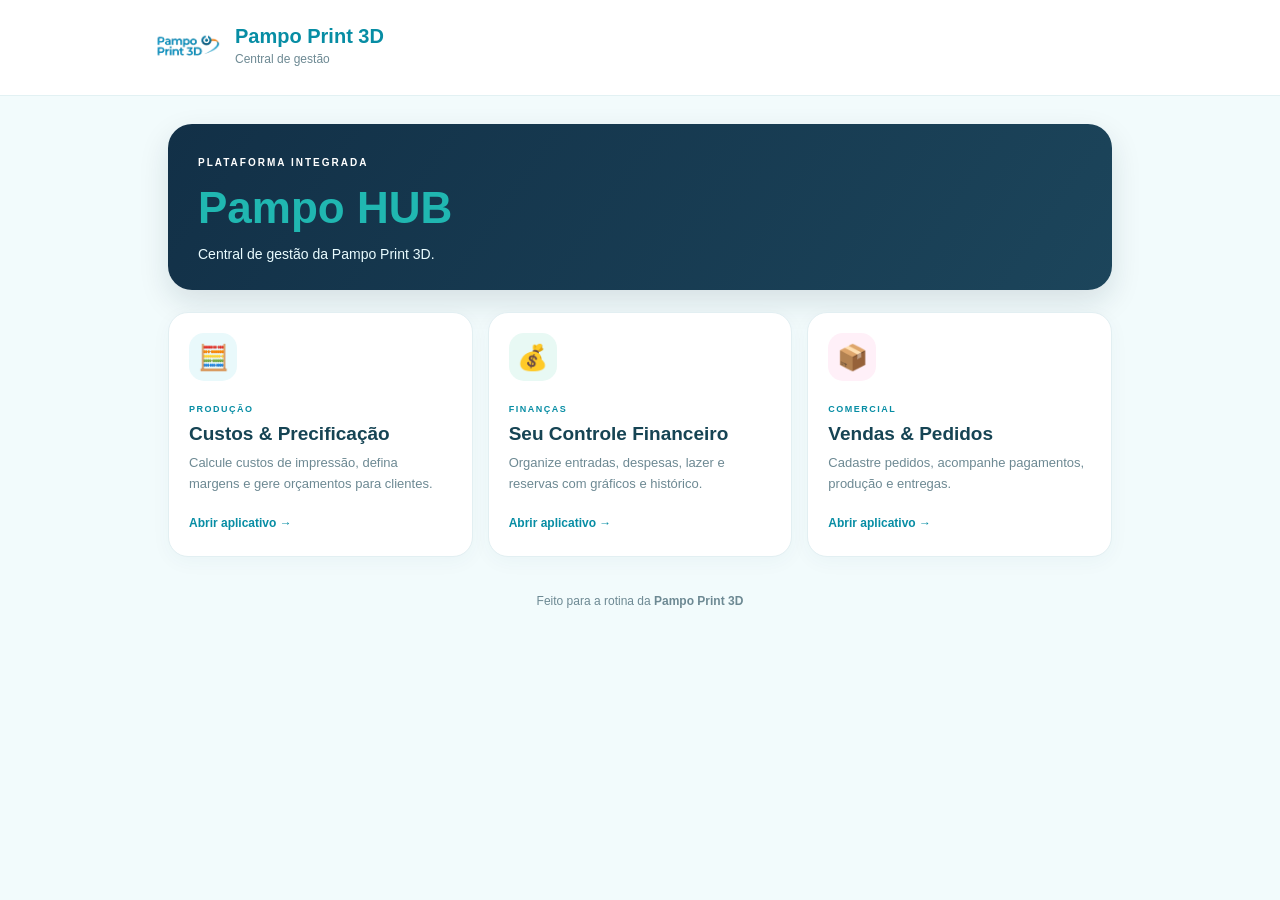
<file: index.html>
<!doctype html><html lang="pt-BR"><head><meta charset="utf-8"><meta name="viewport" content="width=device-width,initial-scale=1,viewport-fit=cover"><meta name="theme-color" content="#087f96"><meta name="description" content="Plataforma integrada Pampo Print 3D"><title>Pampo Print 3D | Central</title><link rel="manifest" href="manifest.webmanifest"><link rel="apple-touch-icon" href="precificacao/icon-192.png"><link rel="icon" type="image/png" sizes="192x192" href="precificacao/icon-192.png"><link rel="stylesheet" href="portal.css"><link rel="icon" href="precificacao/icon.svg"></head><body>
<header class="top"><img src="precificacao/pampo-logo.png" alt="Pampo Print 3D"><div><h1>Pampo Print 3D</h1><p>Central de gestão</p></div></header>
<main><section class="welcome"><span class="eyebrow">PLATAFORMA INTEGRADA</span><h2><em>Pampo HUB</em></h2><p>Central de gestão da Pampo Print 3D.</p></section>
<section class="apps"><a class="app-card pricing" href="precificacao/index.html"><span class="app-icon">🧮</span><span class="app-tag">PRODUÇÃO</span><h3>Custos & Precificação</h3><p>Calcule custos de impressão, defina margens e gere orçamentos para clientes.</p><span class="open">Abrir aplicativo →</span></a>
<a class="app-card finance" href="financeiro/index.html"><span class="app-icon">💰</span><span class="app-tag">FINANÇAS</span><h3>Seu Controle Financeiro</h3><p>Organize entradas, despesas, lazer e reservas com gráficos e histórico.</p><span class="open">Abrir aplicativo →</span></a>
<a class="app-card orders" href="pedidos.html"><span class="app-icon">📦</span><span class="app-tag">COMERCIAL</span><h3>Vendas & Pedidos</h3><p>Cadastre pedidos, acompanhe pagamentos, produção e entregas.</p><span class="open">Abrir aplicativo →</span></a></section>
<footer>Feito para a rotina da <b>Pampo Print 3D</b></footer></main><script>if("serviceWorker" in navigator)navigator.serviceWorker.register("./sw.js").catch(()=>{});</script></body></html>
</file>
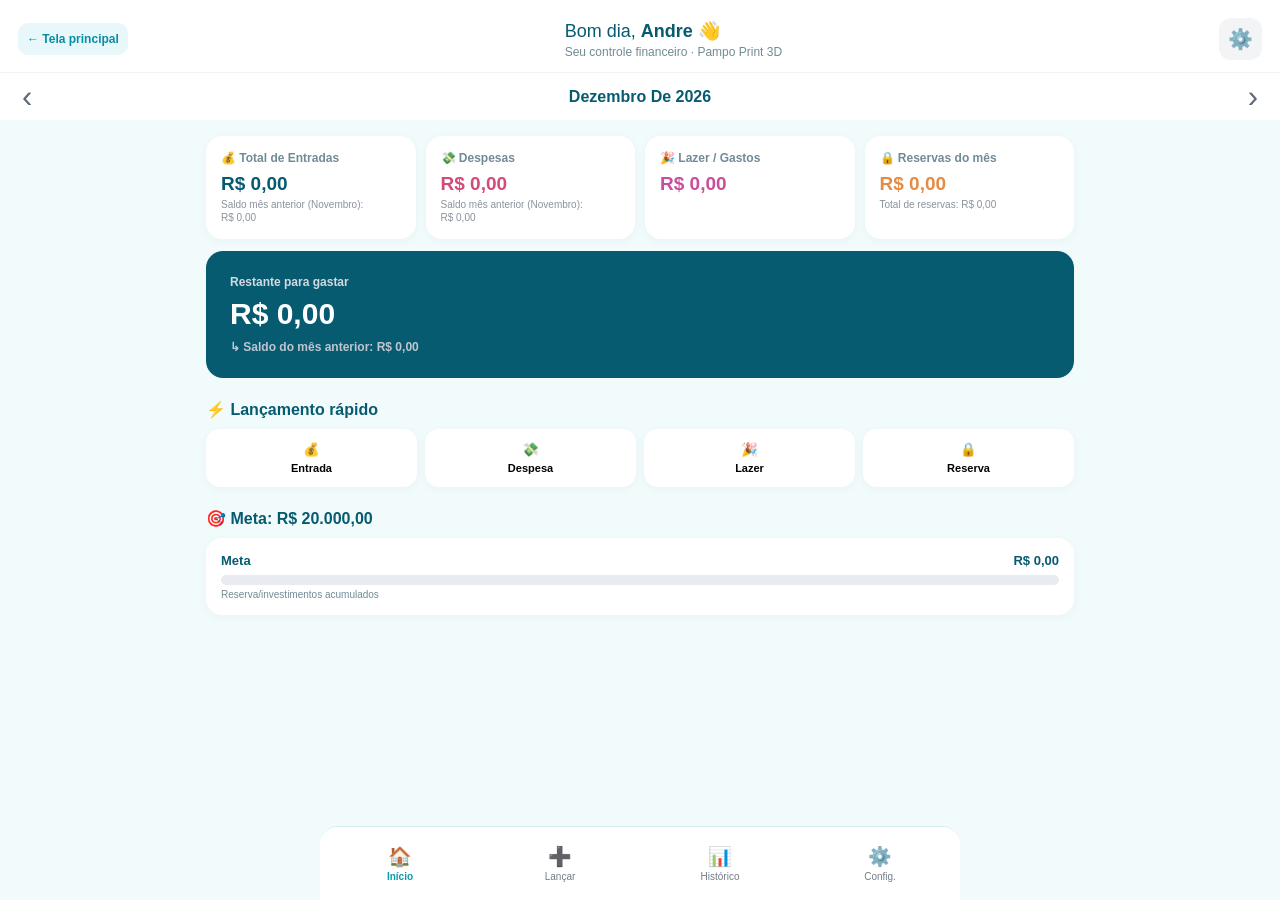
<file: financeiro/index.html>
<!doctype html>
<html lang="pt-BR">
<head>
  <meta charset="utf-8">
  <meta name="viewport" content="width=device-width,initial-scale=1,viewport-fit=cover">
  <meta name="theme-color" content="#078da4">
  <meta name="description" content="Pampo Controle Financeiro pessoal">
  <link rel="manifest" href="manifest.json">
  <link rel="apple-touch-icon" href="icon.svg">
  <link rel="stylesheet" href="style.css">
  <title>Pampo Controle Financeiro</title>
</head>
<body>
<div id="app">
  <header class="topbar"><a href="../index.html" style="text-decoration:none;background:#e8f8fa;color:#078da4;border-radius:10px;padding:9px;font-size:12px;font-weight:900;white-space:nowrap">← Tela principal</a>
    <div>
      <div class="hello">Bom dia, <b id="helloName">Andre</b> 👋</div>
      <div class="muted">Seu controle financeiro · Pampo Print 3D</div>
    </div>
    <button class="iconbtn" data-view="config">⚙️</button>
  </header>

  <div class="monthbar">
    <button class="month-arrow" id="prevMonth">‹</button>
    <strong id="monthTitle"></strong>
    <button class="month-arrow" id="nextMonth">›</button>
  </div>

  <main id="content"></main>

  <nav class="bottomnav">
    <button data-view="home" class="active">🏠<span>Início</span></button>
    <button data-view="launch">➕<span>Lançar</span></button>
    <button data-view="history">📊<span>Histórico</span></button>
    <button data-view="config">⚙️<span>Config.</span></button>
  </nav>
</div>

<div id="modal" class="modal hidden">
  <div class="sheet">
    <div class="sheet-head"><h2 id="modalTitle">Novo lançamento</h2><button id="closeModal">×</button></div>
    <form id="entryForm">
      <input type="hidden" id="entryType">
      <label>Data<input id="fDate" type="date" required></label>
      <label>Descrição<input id="fDesc" placeholder="Ex.: Mercado" required></label>
      <label id="categoryWrap">Categoria<select id="fCategory"></select></label>
      <label id="reserveWrap" class="hidden">Tipo de reserva (use “Resgate” para retirar valor reservado)<select id="fReserve"></select></label>
      <label>Valor<input id="fAmount" inputmode="decimal" placeholder="R$ 0,00" required></label>
      <button class="primary" type="submit">Salvar lançamento</button>
    </form>
  </div>
</div>

<script src="app.js"></script>
</body>
</html>
</file>
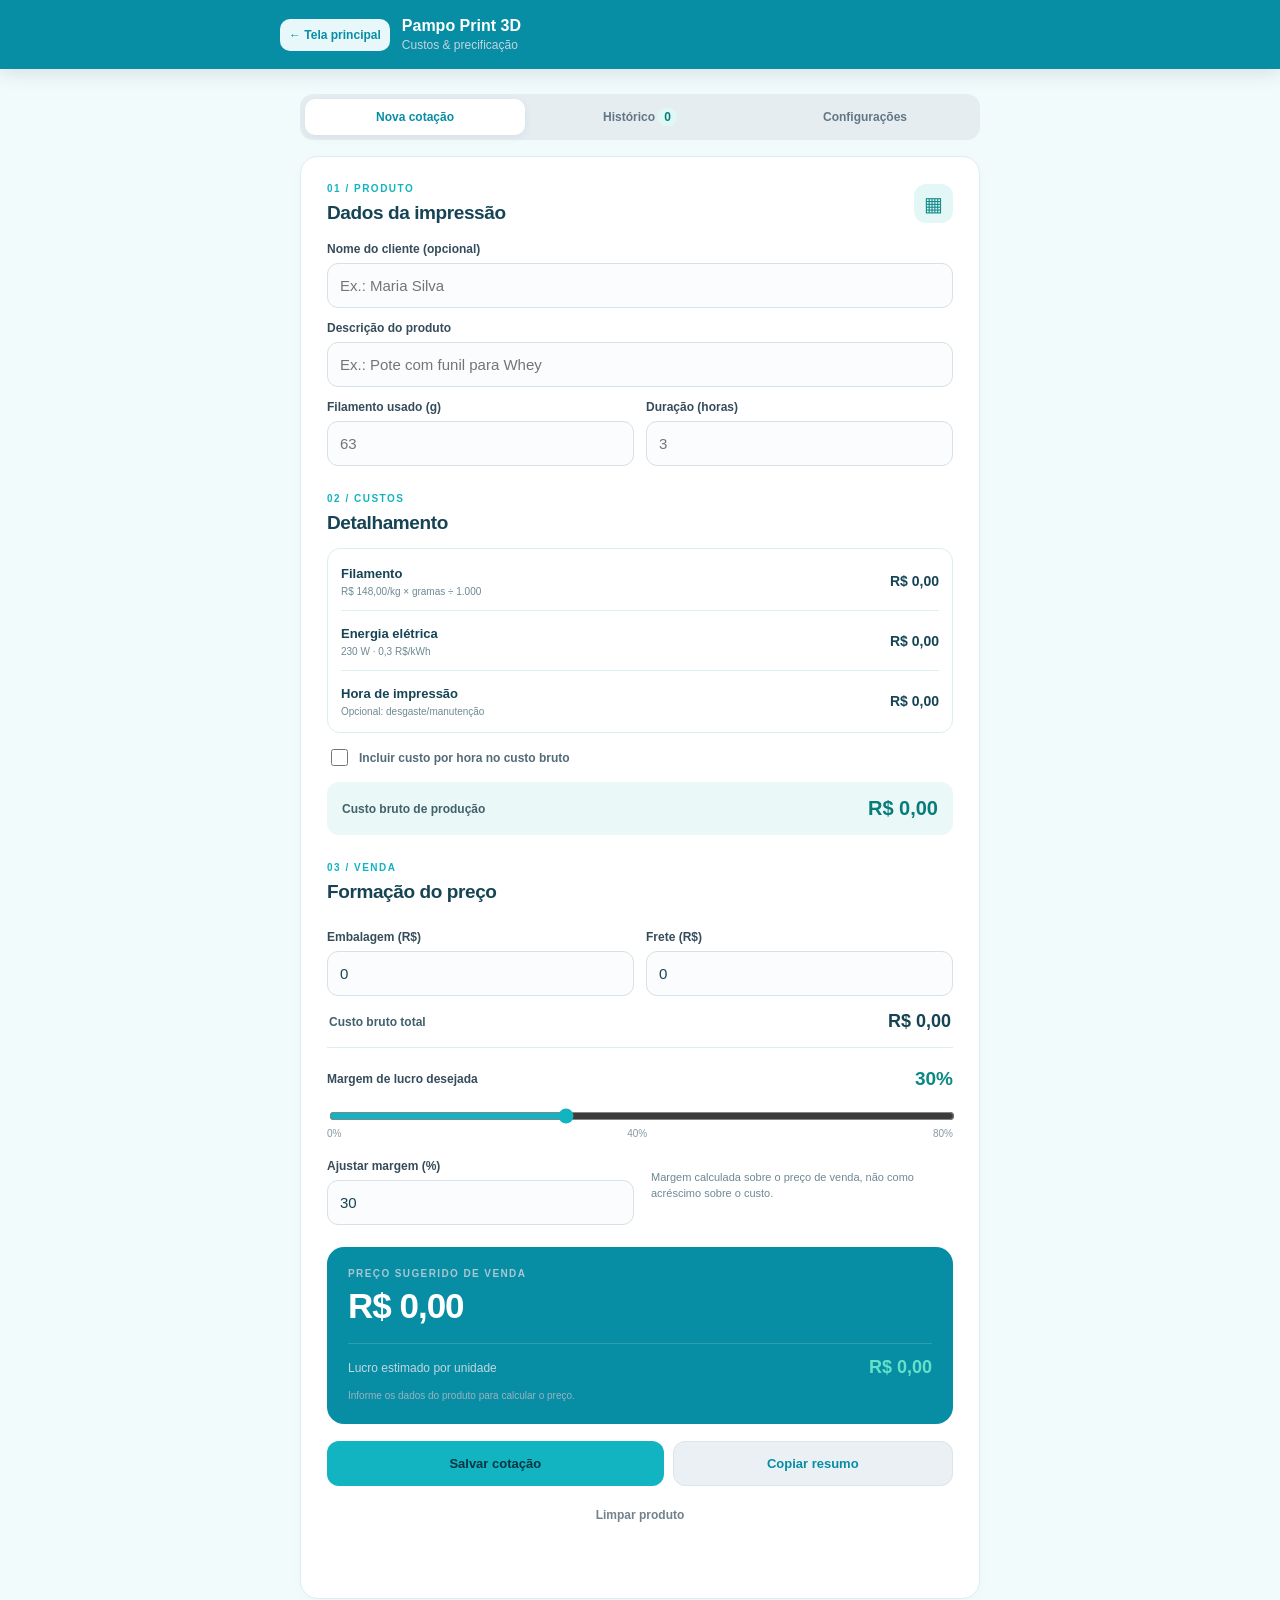
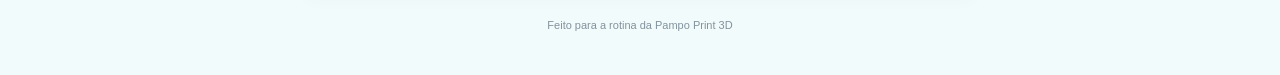
<file: precificacao/index.html>
<!doctype html>
<html lang="pt-BR">
<head>
  <meta charset="utf-8">
  <meta name="viewport" content="width=device-width,initial-scale=1,viewport-fit=cover">
  <meta name="theme-color" content="#123047">
  <meta name="description" content="Calculadora de custos e precificação de impressão 3D da Pampo Print 3D.">
  <link rel="manifest" href="manifest.webmanifest">
  <link rel="icon" href="icon.svg" type="image/svg+xml">
  <link rel="stylesheet" href="styles.css">
  <title>Pampo Print 3D | Custos & Precificação</title>
</head>
<body>
  <header class="topbar"><a href="../index.html" style="text-decoration:none;background:#e8f8fa;color:#078da4;border-radius:10px;padding:9px;font-size:12px;font-weight:900;white-space:nowrap">← Tela principal</a>
    <div class="brand">
      <h1>Pampo Print 3D</h1>
      <p>Custos & precificação</p>
    </div>
    <button id="installBtn" class="install-btn hidden" type="button">Instalar app</button>
  </header>

  <main>

    <nav class="tabs" aria-label="Navegação principal">
      <button class="tab active" data-tab="cotacao">Nova cotação</button>
      <button class="tab" data-tab="historico">Histórico <span id="historyCount" class="count">0</span></button>
      <button class="tab" data-tab="ajustes">Configurações</button>
    </nav>

    <section id="cotacao" class="panel">
      <div class="section-heading">
        <div><p class="eyebrow">01 / PRODUTO</p><h3>Dados da impressão</h3></div>
        <span class="step-icon">▦</span>
      </div>
      <label for="clientName">Nome do cliente (opcional)</label>
      <input id="clientName" placeholder="Ex.: Maria Silva" autocomplete="off">
      <label for="productName">Descrição do produto</label>
      <input id="productName" placeholder="Ex.: Pote com funil para Whey" autocomplete="off">

      <div class="field-grid">
        <div><label for="grams">Filamento usado (g)</label><input id="grams" type="number" min="0" step="0.1" inputmode="decimal" placeholder="63"></div>
        <div><label for="hours">Duração (horas)</label><input id="hours" type="number" min="0" step="0.1" inputmode="decimal" placeholder="3"></div>
      </div>

      <div class="section-heading compact">
        <div><p class="eyebrow">02 / CUSTOS</p><h3>Detalhamento</h3></div>
      </div>
      <div class="cost-list">
        <div class="cost-row"><div><b>Filamento</b><small id="filamentFormula">R$ 148,00/kg × gramas ÷ 1.000</small></div><strong id="filamentCost">R$ 0,00</strong></div>
        <div class="cost-row"><div><b>Energia elétrica</b><small id="energyFormula">230 W · 0,3 kWh</small></div><strong id="energyCost">R$ 0,00</strong></div>
        <div class="cost-row"><div><b>Hora de impressão</b><small>Opcional: desgaste/manutenção</small></div><strong id="machineCost">R$ 0,00</strong></div>
      </div>
      <label class="check-row"><input type="checkbox" id="includeHour"> Incluir custo por hora no custo bruto</label>
      <div class="gross-total"><span>Custo bruto de produção</span><strong id="grossCost">R$ 0,00</strong></div>

      <div class="section-heading compact">
        <div><p class="eyebrow">03 / VENDA</p><h3>Formação do preço</h3></div>
      </div>
      <div class="field-grid">
        <div><label for="packaging">Embalagem (R$)</label><input id="packaging" type="number" min="0" step="0.01" inputmode="decimal" value="0"></div>
        <div><label for="shipping">Frete (R$)</label><input id="shipping" type="number" min="0" step="0.01" inputmode="decimal" value="0"></div>
      </div>
      <div class="total-line"><span>Custo bruto total</span><strong id="totalCost">R$ 0,00</strong></div>

      <div class="margin-heading"><label for="margin">Margem de lucro desejada</label><strong><span id="marginValue">30</span>%</strong></div>
      <input id="margin" class="range" type="range" min="0" max="80" step="1" value="30">
      <div class="range-labels"><span>0%</span><span>40%</span><span>80%</span></div>
      <div class="field-grid margin-input-row">
        <div><label for="marginNumber">Ajustar margem (%)</label><input id="marginNumber" type="number" min="0" max="99.9" step="0.1" value="30" inputmode="decimal"></div>
        <div class="margin-note">Margem calculada sobre o preço de venda, não como acréscimo sobre o custo.</div>
      </div>

      <div class="result-card">
        <p>PREÇO SUGERIDO DE VENDA</p>
        <strong id="suggestedPrice">R$ 0,00</strong>
        <div class="result-divider"></div>
        <div class="result-bottom"><span>Lucro estimado por unidade</span><b id="estimatedProfit">R$ 0,00</b></div>
        <small id="resultNote">Antes de impostos, taxas e comissões não informados.</small>
      </div>

      <div class="button-row">
        <button id="saveQuote" class="primary-btn">Salvar cotação</button>
        <button id="copyQuote" class="secondary-btn">Copiar resumo</button>
        
      </div>
      <button id="clearForm" class="text-btn">Limpar produto</button>
      <p id="feedback" class="feedback" role="status" aria-live="polite"></p>
    </section>

    <section id="historico" class="panel hidden">
      <div class="section-heading"><div><p class="eyebrow">SUAS COTAÇÕES</p><h3>Histórico salvo</h3></div></div>
      <p class="muted">As cotações ficam armazenadas neste dispositivo, sem conta e sem envio para servidores.</p>
      <div id="historyList" class="history-list"></div>
      <button id="exportCsv" class="secondary-btn full">Exportar histórico (CSV)</button>
      <button id="deleteHistory" class="text-btn danger">Apagar todo o histórico</button>
    </section>

    <section id="ajustes" class="panel hidden">
      <div class="section-heading"><div><p class="eyebrow">PADRÕES DA EMPRESA</p><h3>Configurações</h3></div></div>
      <p class="muted">Esses valores serão usados automaticamente nas próximas cotações.</p>
      <label for="filamentPrice">Preço do filamento (R$/kg)</label><input id="filamentPrice" type="number" min="0" step="0.01" value="148" inputmode="decimal">
      <label for="material">Material</label>
      <select id="material"><option>PLA</option><option>PETG</option><option>ABS</option><option>TPU</option><option>Outro</option></select>
      <label for="energyRate">Tarifa de energia (R$/kWh)</label><input id="energyRate" type="number" min="0" step="0.001" value="0.3" inputmode="decimal">
      <label for="printerPower">Consumo da impressora (W)</label><input id="printerPower" type="number" min="0" step="1" value="230" inputmode="decimal">
      <label for="hourRate">Custo da hora de impressão (R$/h)</label><input id="hourRate" type="number" min="0" step="0.01" value="0" inputmode="decimal">
      <button id="saveSettings" class="primary-btn full">Salvar configurações</button>
      <div class="privacy-note"><b>Seus dados são locais.</b><br>Não há login nem sincronização em nuvem. Limpar os dados do navegador pode apagar o histórico. Use “Exportar histórico” para manter uma cópia.</div>
    </section>
  </main>

  <footer><span class="footer-mark">P3D</span><span>Feito para a rotina da Pampo Print 3D</span></footer>
  <script src="app.js"></script>
</body>
</html>
</file>
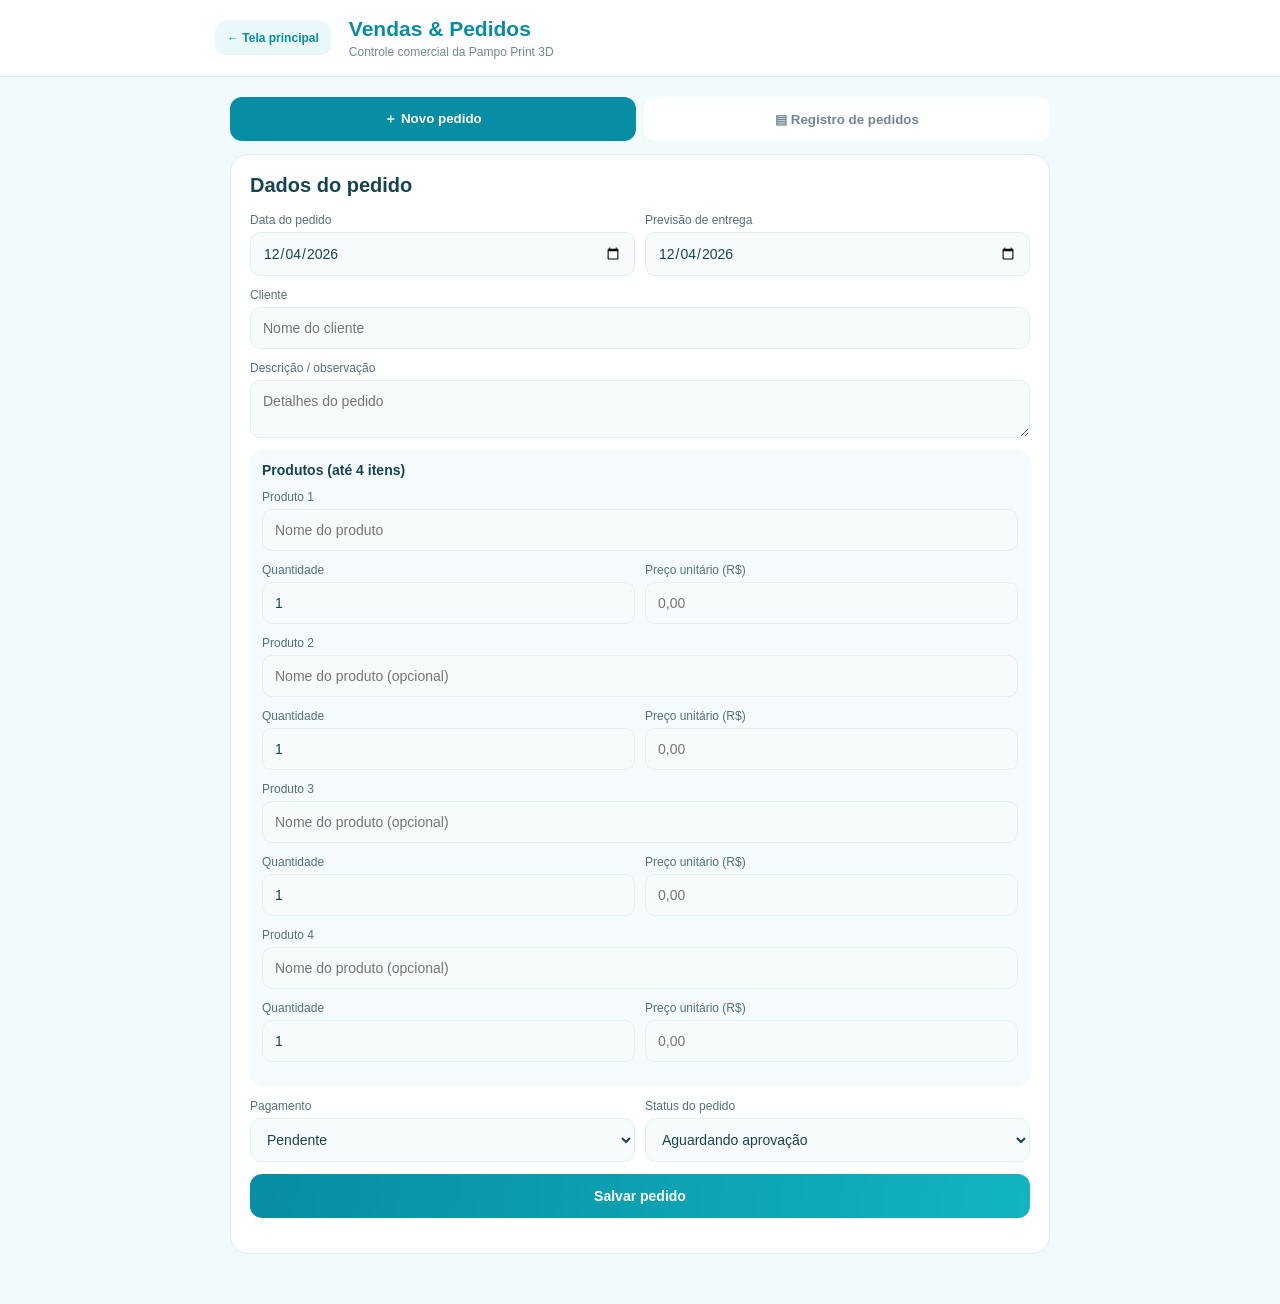
<file: pedidos.html>
<!doctype html><html lang="pt-BR"><head><meta charset="utf-8"><meta name="viewport" content="width=device-width,initial-scale=1,viewport-fit=cover"><meta name="theme-color" content="#087f96"><title>Pampo Print 3D | Vendas & Pedidos</title><link rel="manifest" href="manifest.webmanifest"><link rel="apple-touch-icon" href="precificacao/icon-192.png"><link rel="stylesheet" href="pedidos.css"></head><body><header><a class="back" href="index.html">← Tela principal</a><div><h1>Vendas & Pedidos</h1><p>Controle comercial da Pampo Print 3D</p></div></header><main><nav class="tabs"><button class="active" data-tab="new">＋ Novo pedido</button><button data-tab="history">▤ Registro de pedidos</button></nav><section id="new" class="panel"><h2>Dados do pedido</h2><form id="orderForm"><div class="two date-fields"><label>Data do pedido<input id="date" type="date" required></label><label>Previsão de entrega<input id="deliveryDate" type="date" required></label></div><label>Cliente<input id="client" placeholder="Nome do cliente" required></label><label>Descrição / observação<textarea id="description" rows="2" placeholder="Detalhes do pedido"></textarea></label><div class="products"><h3>Produtos (até 4 itens)</h3><div class="product-item"><label>Produto 1<input id="product1" placeholder="Nome do produto "></label><div class="two"><label>Quantidade<input id="qty1" type="number" min="1" value="1"></label><label>Preço unitário (R$)<input id="price1" type="number" min="0" step="0.01" placeholder="0,00"></label></div></div><div class="product-item"><label>Produto 2<input id="product2" placeholder="Nome do produto (opcional)"></label><div class="two"><label>Quantidade<input id="qty2" type="number" min="1" value="1"></label><label>Preço unitário (R$)<input id="price2" type="number" min="0" step="0.01" placeholder="0,00"></label></div></div><div class="product-item"><label>Produto 3<input id="product3" placeholder="Nome do produto (opcional)"></label><div class="two"><label>Quantidade<input id="qty3" type="number" min="1" value="1"></label><label>Preço unitário (R$)<input id="price3" type="number" min="0" step="0.01" placeholder="0,00"></label></div></div><div class="product-item"><label>Produto 4<input id="product4" placeholder="Nome do produto (opcional)"></label><div class="two"><label>Quantidade<input id="qty4" type="number" min="1" value="1"></label><label>Preço unitário (R$)<input id="price4" type="number" min="0" step="0.01" placeholder="0,00"></label></div></div></div><div class="two"><label>Pagamento<select id="payment"><option>Pendente</option><option>Sinal pago</option><option>Pago</option></select></label><label>Status do pedido<select id="status"><option>Aguardando aprovação</option><option>Produção</option><option>Embalado</option><option>Em rota</option><option>Entregue</option></select></label></div><button class="primary" type="submit">Salvar pedido</button><p id="feedback" role="status"></p></form></section><section id="history" class="panel hidden"><h2>Registro de pedidos</h2><div class="stats"><article><small>Pedidos neste mês</small><b id="monthCount">0</b></article><article><small>Pedidos neste ano</small><b id="yearCount">0</b></article></div><div class="filters"><label>Mês<input type="month" id="filterMonth"></label><label>Ano<select id="filterYear"></select></label></div><div id="ordersList"></div></section></main><script src="pedidos.js"></script></body></html>
</file>
<file: portal.css>
*{box-sizing:border-box} :root{--teal:#078da4;--deep:#07576d;--pink:#f2a4cf;--pale:#e9f9fb;--ink:#164454;--muted:#6d8993}body{margin:0;background:#f2fbfc;font-family:Inter,-apple-system,BlinkMacSystemFont,"Segoe UI",Arial,sans-serif;color:var(--ink);min-height:100vh}.top{display:flex;align-items:center;gap:13px;padding:20px max(20px,calc((100vw - 980px)/2));background:#fff;border-bottom:1px solid #e2f1f3}.top img{width:72px;height:55px;object-fit:contain}.top h1{margin:0;font-size:20px;color:var(--teal)}.top p{margin:4px 0;color:var(--muted);font-size:12px}main{max-width:980px;margin:28px auto;padding:0 18px}.welcome{padding:28px 30px;border-radius:24px;background:linear-gradient(125deg,#123047,#1c455b);color:white;box-shadow:0 12px 30px #102a3b20}.eyebrow{font-size:10px;letter-spacing:2px;font-weight:900}.welcome h2{font-size:clamp(28px,6vw,44px);line-height:1.1;margin:14px 0}.welcome em{font-style:normal;color:#20b7b1}.welcome p{margin:0;font-size:14px;color:#eafcff}.apps{display:grid;grid-template-columns:repeat(3,1fr);gap:15px;margin:22px 0}.app-card{background:#fff;border:1px solid #e2eff2;border-radius:20px;padding:20px;min-height:245px;text-decoration:none;color:var(--ink);box-shadow:0 5px 20px #07576d0a;transition:transform .15s,box-shadow .15s}.app-card:hover{transform:translateY(-3px);box-shadow:0 12px 25px #07576d16}.app-icon{display:grid;place-items:center;width:48px;height:48px;border-radius:15px;background:var(--pale);font-size:25px;margin-bottom:17px}.finance .app-icon{background:#e8f9f4}.orders .app-icon{background:#fff0f8}.app-tag{font-size:9px;font-weight:900;letter-spacing:1.5px;color:var(--teal)}.app-card h3{margin:7px 0;font-size:19px}.app-card p{color:var(--muted);font-size:13px;line-height:1.6;margin:8px 0 18px}.open{font-size:12px;font-weight:900;color:var(--teal)}footer{text-align:center;padding:15px 0 30px;color:var(--muted);font-size:12px}@media(max-width:700px){.apps{grid-template-columns:1fr}.app-card{min-height:auto}.welcome{padding:24px}.top img{width:58px}}
</file>
<file: financeiro/style.css>
*{box-sizing:border-box} :root{--bg:#f2fbfc;--card:#fff;--ink:#075b70;--muted:#718b96;--green:#079ca9;--red:#d34b79;--purple:#c84f9b;--orange:#e68b45;--line:#d9eef1;--brand-pink:#f5a6d1;--brand-teal:#079ca9}
html,body{margin:0;background:var(--bg);color:var(--ink);font-family:Inter,-apple-system,BlinkMacSystemFont,"Segoe UI",Roboto,Arial,sans-serif}
body{min-height:100vh}.topbar{background:#fff;padding:18px 18px 12px;display:flex;justify-content:space-between;align-items:center}.hello{font-size:18px}.muted{font-size:12px;color:var(--muted);margin-top:3px}.iconbtn{border:0;background:#f2f4f6;border-radius:12px;font-size:20px;padding:9px}
.monthbar{height:48px;background:#fff;display:flex;align-items:center;justify-content:space-between;padding:0 16px;border-top:1px solid #f1f2f4}.month-arrow{border:0;background:transparent;font-size:31px;color:#606a77}.monthbar strong{text-transform:capitalize}
main{max-width:900px;margin:auto;padding:16px 16px 96px}.grid{display:grid;grid-template-columns:repeat(2,1fr);gap:10px}.card,.panel,.list{background:var(--card);border-radius:16px;padding:15px;box-shadow:0 2px 10px rgba(20,30,40,.04)}.label{font-size:12px;color:var(--muted);font-weight:700}.value{font-size:19px;font-weight:900;margin-top:8px}.red{color:var(--red)}.purple{color:var(--purple)}.orange{color:var(--orange)}
.remaining{background:var(--ink);color:white;border-radius:17px;padding:20px;margin-top:12px}.remaining .value{font-size:30px}.remaining small{color:#bfc6d0}
h1{font-size:25px;margin:5px 0}.section-title{font-size:16px;font-weight:900;margin:22px 0 10px}.analysis{display:grid;gap:15px}.bar-head{display:flex;justify-content:space-between;font-weight:800;font-size:13px}.track{height:10px;background:#e8ebef;border-radius:20px;margin-top:7px;overflow:hidden}.fill{height:100%;background:var(--green);border-radius:20px}.target{font-size:10px;color:var(--muted);margin-top:4px}
.quick{display:grid;grid-template-columns:repeat(4,1fr);gap:8px}.quick button{border:0;background:#fff;border-radius:14px;padding:13px 5px;font-weight:800;box-shadow:0 2px 10px rgba(20,30,40,.04)}.quick span{display:block;font-size:11px;margin-top:5px}
.primary{border:0;background:var(--ink);color:#fff;padding:14px;border-radius:12px;font-weight:900;width:100%;font-size:15px}.secondary{border:0;background:#edf0f3;padding:14px;border-radius:12px;font-weight:800;width:100%}
.bottomnav{position:fixed;z-index:5;bottom:0;left:0;right:0;background:#fff;border-top:1px solid var(--line);height:74px;display:grid;grid-template-columns:repeat(4,1fr);padding-bottom:env(safe-area-inset-bottom)}.bottomnav button{border:0;background:transparent;color:#737c89;font-size:19px}.bottomnav button span{display:block;font-size:10px;margin-top:3px}.bottomnav button.active{color:var(--brand-teal);font-weight:900}.primary{background:linear-gradient(100deg,var(--brand-teal),#087b96)}.fill{background:linear-gradient(90deg,var(--brand-teal),var(--brand-pink))}.add{background:#e8f8f8;color:#087b96}
.list{margin-top:12px}.list-head{display:flex;justify-content:space-between;align-items:center}.list-head h3{margin:0}.add{border:0;background:#edf6f1;color:var(--green);border-radius:9px;padding:8px;font-weight:900}.row{display:flex;align-items:center;gap:10px;border-top:1px solid var(--line);padding:12px 0}.row:first-of-type{margin-top:10px}.row-main{flex:1}.desc{font-weight:800}.meta{font-size:11px;color:var(--muted);margin-top:3px}.amount{font-weight:900}.del{border:0;background:transparent;color:var(--red);font-size:22px}
.table-wrap{overflow:auto;background:#fff;border-radius:15px}.table{width:100%;border-collapse:collapse;min-width:580px}.table th,.table td{border-bottom:1px solid var(--line);padding:10px 7px;font-size:11px;text-align:right}.table th:first-child,.table td:first-child{text-align:left}.table th{font-weight:900}
.form-section{background:#fff;border-radius:15px;padding:15px;margin-top:12px}.field{margin-bottom:12px}.field label{display:block;font-size:11px;font-weight:800;color:#626b78;margin-bottom:5px}.field input,.field select{width:100%;padding:12px;border:0;background:#f2f4f6;border-radius:10px;font-size:15px}.chips{display:flex;flex-wrap:wrap;gap:7px}.chip{background:#f1f3f5;padding:7px 10px;border-radius:20px;font-size:11px}
.modal{position:fixed;z-index:10;inset:0;background:rgba(0,0,0,.45);display:flex;align-items:flex-end}.hidden{display:none!important}.sheet{width:100%;background:#fff;border-radius:24px 24px 0 0;padding:20px 18px 28px;max-height:90vh;overflow:auto}.sheet-head{display:flex;justify-content:space-between;align-items:center}.sheet h2{margin:0 0 15px}.sheet-head button{border:0;background:#edf0f3;border-radius:50%;font-size:25px;width:36px;height:36px}.sheet label{display:block;font-size:12px;font-weight:800;color:#606977;margin-bottom:11px}.sheet input,.sheet select{display:block;width:100%;margin-top:5px;padding:13px;border:0;background:#f2f4f6;border-radius:10px;font-size:15px}
.empty{color:var(--muted);padding:16px 0}.hint{font-size:12px;color:var(--muted);line-height:1.5}
@media(min-width:700px){.grid{grid-template-columns:repeat(4,1fr)}.remaining{padding:24px}.bottomnav{position:fixed;max-width:900px;left:50%;transform:translateX(-50%);border-radius:18px 18px 0 0}}

.carry{margin-top:9px;color:#bfc6d0;font-size:12px;font-weight:700}

.previous-month{font-size:10px;color:#8a929e;margin-top:4px;line-height:1.25}

.category-chart{display:grid;gap:9px;margin-top:12px}.category-chart-row{display:grid;grid-template-columns:minmax(0,1fr) auto;gap:8px;font-size:12px;font-weight:700}.category-chart-row .track{grid-column:1/-1;margin-top:0}.category-tools{display:grid;grid-template-columns:1fr auto;gap:8px;margin-top:10px}.category-tools input{min-width:0;padding:10px;border:1px solid var(--line);border-radius:9px}.category-tools button,.chip-delete{border:0;border-radius:9px;padding:8px;background:#fae8f1;color:#b03e76;font-weight:800}.chips .chip{display:inline-flex;gap:6px;align-items:center}
</file>
<file: precificacao/styles.css>
:root{--navy:#078da4;--navy2:#07576d;--teal:#12b4c1;--orange:#078da4;--bg:#f2fbfc;--card:#fff;--text:#164454;--muted:#6d8993;--line:#dceef1;--radius:18px;font-family:Inter,-apple-system,BlinkMacSystemFont,"Segoe UI",Roboto,Arial,sans-serif;color:var(--text);background:var(--bg)}*{box-sizing:border-box}body{margin:0;min-height:100vh;padding-bottom:24px}.topbar{background:var(--navy);color:white;padding:17px max(18px,calc((100vw - 720px)/2));display:flex;align-items:center;gap:12px;position:sticky;top:0;z-index:5;box-shadow:0 4px 18px #102a3b20}.brandmark,.footer-mark{display:grid;place-items:center;background:var(--teal);color:var(--navy);font-weight:900;letter-spacing:-1px;border-radius:12px;width:45px;height:45px;flex-shrink:0}.brand h1{font-size:16px;margin:0 0 3px}.brand p{margin:0;color:#c3d4de;font-size:12px}.install-btn{margin-left:auto;border:0;border-radius:10px;background:var(--orange);color:var(--navy);font-weight:800;padding:10px 12px}.hidden{display:none!important}main{width:min(100% - 28px,680px);margin:18px auto}.hero{background:linear-gradient(125deg,var(--navy),var(--navy2));color:white;border-radius:24px;padding:25px 22px;display:flex;align-items:center;justify-content:space-between;overflow:hidden;position:relative}.eyebrow{font-size:10px;letter-spacing:1.5px;font-weight:800;color:var(--teal);margin:0 0 8px}.hero h2{font-size:28px;line-height:1.12;margin:0;letter-spacing:-.7px}.hero h2 span{color:var(--teal)}.hero-sub{font-size:13px;line-height:1.5;color:#c6d7e0;max-width:300px;margin:12px 0 0}.hero-icon{font-size:95px;color:var(--teal);opacity:.8;transform:rotate(-15deg);margin-right:-16px}.tabs{display:flex;gap:5px;background:#e5edf1;border-radius:13px;padding:5px;margin:16px 0}.tab{flex:1;border:0;background:transparent;padding:11px 4px;border-radius:10px;font-weight:750;font-size:12px;color:#637684}.tab.active{background:white;color:var(--navy);box-shadow:0 2px 8px #15364b12}.count{background:#dff8f5;padding:2px 6px;border-radius:8px;color:#087b79}.panel{background:var(--card);border:1px solid var(--line);border-radius:var(--radius);padding:20px;margin-bottom:16px;box-shadow:0 4px 15px #1c3a4b05}.section-heading{display:flex;justify-content:space-between;align-items:center;margin-bottom:18px}.section-heading h3{font-size:19px;margin:0;letter-spacing:-.4px}.step-icon{display:grid;place-items:center;width:39px;height:39px;background:#e3f8f6;color:#138c8b;border-radius:12px;font-size:20px}.compact{margin-top:27px;margin-bottom:14px}label{display:block;font-size:12px;font-weight:750;margin:13px 0 7px;color:#354c5b}input,select{width:100%;border:1px solid #d7e1e7;background:#fbfcfd;color:var(--text);border-radius:11px;padding:13px 12px;font:inherit;font-size:15px;outline:none;min-width:0}input:focus,select:focus{border-color:var(--teal);box-shadow:0 0 0 3px #20b7b122}.field-grid{display:grid;grid-template-columns:1fr 1fr;gap:12px}.cost-list{border:1px solid var(--line);border-radius:13px;padding:2px 13px}.cost-row{display:flex;align-items:center;justify-content:space-between;gap:12px;padding:13px 0;border-bottom:1px solid var(--line)}.cost-row:last-child{border-bottom:0}.cost-row b{font-size:13px}.cost-row small{display:block;font-size:10px;color:var(--muted);margin-top:4px}.cost-row strong{font-size:14px;white-space:nowrap}.check-row{display:flex;align-items:center;gap:8px;font-weight:600;margin:13px 0;color:#536b79}.check-row input{width:17px;height:17px;accent-color:var(--teal)}.gross-total{background:#eaf8f7;border-radius:12px;padding:15px;display:flex;align-items:center;justify-content:space-between;gap:12px;margin-top:12px}.gross-total span,.total-line span{font-size:12px;font-weight:750;color:#41616b}.gross-total strong{font-size:20px;color:#087d7b;white-space:nowrap}.total-line{display:flex;justify-content:space-between;align-items:center;padding:15px 2px;border-bottom:1px solid var(--line)}.total-line strong{font-size:18px}.margin-heading{display:flex;justify-content:space-between;align-items:center;margin-top:20px}.margin-heading label{margin:0}.margin-heading strong{font-size:19px;color:#0b8985}.range{padding:0;margin-top:18px;accent-color:var(--teal);border:0;box-shadow:none}.range-labels{display:flex;justify-content:space-between;color:#8797a1;font-size:10px}.margin-input-row{align-items:center;margin-top:7px}.margin-note{font-size:11px;line-height:1.45;color:var(--muted);padding:5px}.result-card{margin-top:22px;padding:21px;border-radius:17px;background:var(--navy);color:white}.result-card>p{font-size:10px;letter-spacing:1.4px;font-weight:800;color:#a9c6d2;margin:0 0 7px}.result-card>strong{font-size:35px;letter-spacing:-1px;color:white;overflow-wrap:anywhere}.result-divider{height:1px;background:#ffffff25;margin:17px 0 13px}.result-bottom{display:flex;justify-content:space-between;align-items:center;gap:12px}.result-bottom span{font-size:12px;color:#c5d7df}.result-bottom b{font-size:18px;color:#64e1c9;white-space:nowrap}.result-card small{display:block;color:#9bb3c0;font-size:10px;margin-top:10px;line-height:1.5}.button-row{display:grid;grid-template-columns:1.2fr 1fr;gap:9px;margin-top:17px}.primary-btn,.secondary-btn{border:0;border-radius:12px;padding:14px 10px;font-weight:800;font-size:13px;cursor:pointer}.primary-btn{background:var(--teal);color:#083544}.secondary-btn{background:#eaf0f4;color:var(--navy);border:1px solid #dbe5eb}.full{width:100%;margin-top:13px}.text-btn{display:block;margin:12px auto 0;border:0;background:transparent;color:#71828d;padding:10px;font-size:12px;font-weight:700}.danger{color:#b94a4a}.feedback{font-size:12px;color:#087d7b;text-align:center;min-height:16px}.muted{font-size:13px;color:var(--muted);line-height:1.55}.history-list{display:grid;gap:10px;margin:15px 0}.history-card{border:1px solid var(--line);border-radius:13px;padding:14px}.history-card .history-top{display:flex;justify-content:space-between;gap:10px}.history-card h4{margin:0;font-size:14px}.history-card p{margin:5px 0;color:var(--muted);font-size:11px}.history-price{font-weight:850;color:#087d7b;white-space:nowrap}.history-actions{display:flex;gap:8px;margin-top:10px}.history-actions button{border:1px solid var(--line);background:#f7fafb;border-radius:8px;padding:8px 10px;font-size:11px;font-weight:700;color:var(--navy)}.empty-state{text-align:center;color:var(--muted);padding:28px 12px;font-size:13px}.privacy-note{background:#f0f8f7;border-radius:12px;padding:14px;font-size:12px;line-height:1.6;color:#47656d;margin-top:20px}footer{width:min(100% - 32px,680px);margin:20px auto;display:flex;align-items:center;justify-content:center;gap:9px;color:#82929c;font-size:11px}.footer-mark{width:26px;height:26px;border-radius:8px;font-size:10px}@media(min-width:600px){main{margin-top:25px}.panel{padding:26px}.hero{padding:32px}.hero h2{font-size:34px}}@media(max-width:380px){.hero h2{font-size:24px}.hero-icon{font-size:70px}.panel{padding:15px}.tab{font-size:11px}.result-card>strong{font-size:30px}}
.brand-logo{display:block;width:92px;height:48px;object-fit:contain;border-radius:8px;background:#eff9fd;padding:2px;flex-shrink:0}.topbar{gap:12px}.footer-mark{display:none}
</file>
<file: pedidos.css>
*{box-sizing:border-box}:root{--teal:#078da4;--deep:#07576d;--pink:#f2a4cf;--pale:#e9f9fb;--ink:#164454;--muted:#6d8993;--line:#dceef1}body{margin:0;background:#f2fbfc;color:var(--ink);font-family:Inter,-apple-system,BlinkMacSystemFont,"Segoe UI",Arial,sans-serif}header{background:#fff;padding:17px max(18px,calc((100vw - 850px)/2));display:flex;gap:18px;align-items:center;border-bottom:1px solid var(--line)}header h1{font-size:21px;margin:0;color:var(--teal)}header p{font-size:12px;color:var(--muted);margin:4px 0 0}.back{white-space:nowrap;text-decoration:none;background:#e9f8fa;color:var(--teal);padding:10px 12px;border-radius:10px;font-size:12px;font-weight:900}main{max-width:850px;margin:20px auto;padding:0 15px 30px}.tabs{display:grid;grid-template-columns:1fr 1fr;gap:8px;margin-bottom:13px}.tabs button{border:0;background:#fff;color:var(--muted);border-radius:12px;padding:13px;font-weight:900}.tabs button.active{background:var(--teal);color:#fff}.panel{background:#fff;border:1px solid var(--line);border-radius:18px;padding:19px}.hidden{display:none!important}h2{margin:0 0 16px;font-size:20px}h3{font-size:14px;margin:12px 0}form label,.filters label{display:block;font-size:12px;font-weight:500;color:#52717d;margin-bottom:12px}input,select,textarea{display:block;width:100%;margin-top:5px;padding:12px;border:1px solid #e4eff1;background:#f7fbfc;border-radius:10px;font:inherit;font-size:14px;color:var(--ink)}textarea{resize:vertical}.products{background:#f5fbfc;border-radius:13px;padding:12px;margin:8px 0 13px}.products h3{margin-top:0}.two{display:grid;grid-template-columns:1fr 1fr;gap:10px}.primary{border:0;background:linear-gradient(100deg,var(--teal),#12b4c1);color:#fff;border-radius:12px;padding:14px;width:100%;font-weight:900;font-size:14px}.stats{display:grid;grid-template-columns:1fr 1fr;gap:10px;margin-bottom:14px}.stats article{padding:14px;border-radius:13px;background:linear-gradient(120deg,#e6f9fb,#fff0f8)}.stats small{display:block;font-size:11px;color:var(--muted)}.stats b{display:block;font-size:28px;color:var(--teal);margin-top:5px}.filters{display:grid;grid-template-columns:1fr 1fr;gap:10px}.order-card{border:1px solid var(--line);border-radius:13px;padding:14px;margin-top:10px}.order-top{display:flex;justify-content:space-between;gap:12px}.order-top h3{margin:0;font-size:15px}.order-top small{font-size:10px;color:var(--muted)}.order-card p{font-size:12px;line-height:1.5;color:#5f7a85;margin:8px 0}.pills{display:flex;flex-wrap:wrap;gap:6px}.pill{border-radius:20px;padding:6px 9px;background:#e9f8fa;color:#087f96;font-size:10px;font-weight:900}.pill.pink{background:#fff0f8;color:#b04a83}.pill.paid{background:#e3f7e9;color:#218044}.pill.partial{background:#fff5d9;color:#946500}.delete{border:0;background:transparent;color:#b94a65;font-weight:900;font-size:18px}@media(max-width:520px){header{flex-wrap:wrap;gap:10px}.two,.filters{grid-template-columns:1fr}}

.edit-order,.save-edit,.cancel-edit{border:0;border-radius:10px;padding:9px 12px;font-size:12px;font-weight:900;margin-top:10px;cursor:pointer}
.edit-order,.save-edit{background:linear-gradient(100deg,var(--teal),#12b4c1);color:#fff}
.cancel-edit{background:#fff0f8;color:#b04a83;margin-left:6px}
.edit-fields{display:grid;grid-template-columns:1fr 1fr;gap:8px;margin-top:10px;padding:12px;background:#f2fbfc;border:1px solid var(--line);border-radius:12px}
.edit-fields label{font-size:11px;font-weight:800;color:var(--muted)}
.edit-fields select{padding:9px}
@media(max-width:520px){.edit-fields{grid-template-columns:1fr}}

.order-total{margin:8px 0;font-size:12px;line-height:1.5;color:#078da4;font-weight:500;background:transparent;padding:0;border-radius:0}
/* Campos de data com altura, tipografia e alinhamento consistentes em iOS e Android */
input[type="date"],input[type="month"]{width:100%;min-width:0;min-height:44px;padding:11px 12px;margin-top:5px;border:1px solid #e4eff1;border-radius:10px;background:#f7fbfc;color:var(--ink);font:inherit;font-size:14px;line-height:normal;box-sizing:border-box;color-scheme:light}
input[type="date"]::-webkit-date-and-time-value,input[type="month"]::-webkit-date-and-time-value{text-align:left}
.date-fields{align-items:start}
</file>
